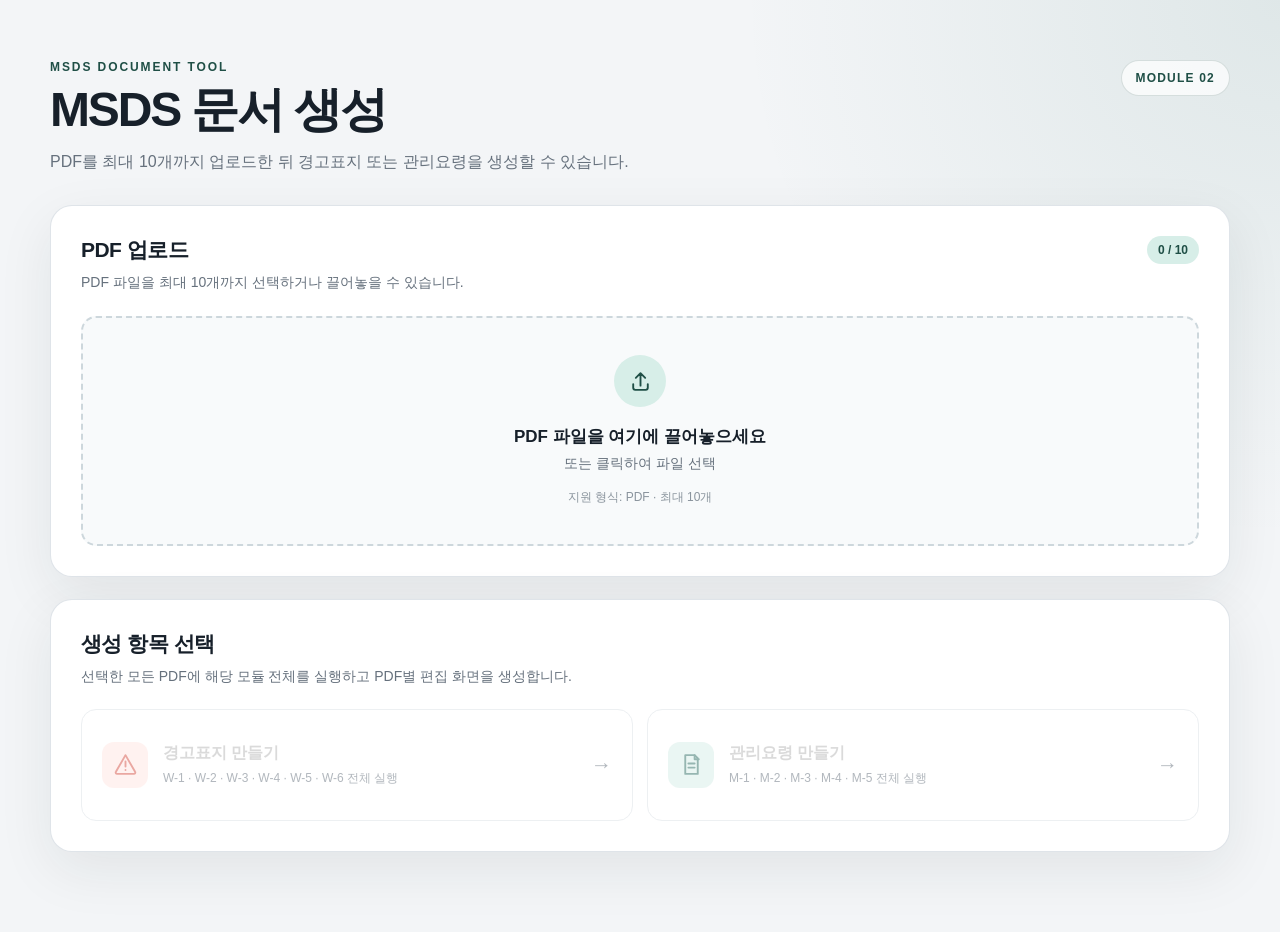
<file: app/index.html>
<!DOCTYPE html>
<html lang="ko">
<head>
  <meta charset="UTF-8" />
  <meta name="viewport" content="width=device-width, initial-scale=1.0" />
  <meta name="description" content="MSDS PDF를 업로드하여 경고표지와 관리요령을 생성·편집·저장·인쇄하는 웹앱" />
  <title>MSDS 문서 생성</title>
  <link rel="stylesheet" href="styles.css?v=20260805-3" />
</head>
<body>
  <main class="app-shell">
    <div id="uploadView">
      <header class="page-header">
        <div>
          <p class="eyebrow">MSDS DOCUMENT TOOL</p>
          <h1>MSDS 문서 생성</h1>
          <p class="subtitle">PDF를 최대 10개까지 업로드한 뒤 경고표지 또는 관리요령을 생성할 수 있습니다.</p>
        </div>
        <div class="step-badge">MODULE 02</div>
      </header>

      <section class="upload-card" aria-labelledby="upload-title">
        <div class="section-heading">
          <div>
            <h2 id="upload-title">PDF 업로드</h2>
            <p>PDF 파일을 최대 10개까지 선택하거나 끌어놓을 수 있습니다.</p>
          </div>
          <span id="fileCounter" class="counter">0 / 10</span>
        </div>

        <input id="pdfInput" class="visually-hidden" type="file" accept="application/pdf,.pdf" multiple />
        <label id="dropZone" class="drop-zone" for="pdfInput" tabindex="0">
          <span class="upload-icon" aria-hidden="true">
            <svg viewBox="0 0 24 24"><path d="M12 16V4m0 0L7.5 8.5M12 4l4.5 4.5M5 14.5V18a2 2 0 0 0 2 2h10a2 2 0 0 0 2-2v-3.5" /></svg>
          </span>
          <strong>PDF 파일을 여기에 끌어놓으세요</strong>
          <span>또는 클릭하여 파일 선택</span>
          <small>지원 형식: PDF · 최대 10개</small>
        </label>

        <div id="message" class="message" role="status" aria-live="polite"></div>
        <div id="fileArea" class="file-area" hidden>
          <div class="file-list-header">
            <h3>선택된 파일</h3>
            <button id="clearAllButton" class="text-button" type="button">전체 삭제</button>
          </div>
          <ul id="fileList" class="file-list"></ul>
        </div>
      </section>

      <section class="action-section" aria-labelledby="action-title">
        <div class="section-heading compact">
          <div>
            <h2 id="action-title">생성 항목 선택</h2>
            <p>선택한 모든 PDF에 해당 모듈 전체를 실행하고 PDF별 편집 화면을 생성합니다.</p>
          </div>
        </div>
        <div class="action-grid">
          <button id="warningButton" class="action-card warning" type="button" disabled>
            <span class="action-icon" aria-hidden="true">
              <svg viewBox="0 0 24 24"><path d="M12 3 2.8 19a1.3 1.3 0 0 0 1.13 2h16.14a1.3 1.3 0 0 0 1.13-2L12 3Z" /><path d="M12 9v5m0 3.25v.01" /></svg>
            </span>
            <span class="action-copy">
              <strong>경고표지 만들기</strong>
              <small>W-1 · W-2 · W-3 · W-4 · W-5 · W-6 전체 실행</small>
            </span>
            <span class="arrow" aria-hidden="true">→</span>
          </button>

          <button id="guideButton" class="action-card guide" type="button" disabled>
            <span class="action-icon" aria-hidden="true">
              <svg viewBox="0 0 24 24"><path d="M6 3h9l3 3v15H6z" /><path d="M15 3v4h4M9 11h6M9 15h6" /></svg>
            </span>
            <span class="action-copy">
              <strong>관리요령 만들기</strong>
              <small>M-1 · M-2 · M-3 · M-4 · M-5 전체 실행</small>
            </span>
            <span class="arrow" aria-hidden="true">→</span>
          </button>
        </div>
      </section>

      <section id="processPanel" class="process-panel" hidden aria-live="polite">
        <span class="spinner" aria-hidden="true"></span>
        <div>
          <strong id="processTitle">모듈을 실행하고 있습니다.</strong>
          <p id="processDescription">PDF별 결과를 준비하는 중입니다.</p>
        </div>
      </section>
    </div>

    <div id="editorView" hidden>
      <header class="editor-header no-print">
        <div>
          <p id="editorEyebrow" class="eyebrow">DOCUMENT EDITOR</p>
          <h1 id="editorTitle">결과 편집</h1>
          <p id="editorSubtitle" class="subtitle">자동 생성 결과를 검토하고 필요한 부분을 수정하세요.</p>
        </div>
        <div class="step-badge">EDIT &amp; OUTPUT</div>
      </header>

      <section class="editor-toolbar no-print" aria-label="문서 작업 메뉴">
        <button id="backButton" class="secondary-button" type="button">이전 페이지</button>
        <div class="toolbar-right">
          <button id="saveButton" class="primary-button" type="button">PDF 저장</button>
          <button id="printButton" class="dark-button" type="button">인쇄</button>
        </div>
      </section>

      <div id="editorMessage" class="message no-print" role="status" aria-live="polite"></div>
      <section class="result-section" aria-labelledby="resultTitle">
        <div class="result-heading no-print">
          <div>
            <h2 id="resultTitle">PDF별 결과</h2>
            <p id="resultSummary" class="result-summary"></p>
          </div>
        </div>
        <div id="resultList" class="result-list"></div>
      </section>
    </div>
  </main>

  <template id="warningEditorTemplate">
    <article class="editor-card">
      <div class="result-card-header no-print">
        <div>
          <span class="result-status"></span>
          <h3 class="result-file-name"></h3>
          <p class="result-error" hidden></p>
        </div>
        <span class="result-page-count"></span>
      </div>

      <div class="module-progress no-print" aria-label="모듈 실행 상태"></div>

      <div class="editor-layout">
        <form class="module-form no-print" autocomplete="off">
          <label class="module-input wide">
            <span><b>W-1</b> 제품명</span>
            <textarea data-field="product_name" rows="2" placeholder="제품명을 입력하세요."></textarea>
          </label>

          <label class="module-input">
            <span><b>W-2</b> 그림문자</span>
            <textarea data-field="pictograms" rows="4" placeholder="그림문자 명칭 또는 코드를 줄 단위로 입력하세요."></textarea>
            <div class="pictogram-picker" aria-label="그림문자 선택"></div>
          </label>

          <label class="module-input">
            <span><b>W-3</b> 신호어</span>
            <textarea data-field="signal_word" rows="4" placeholder="신호어를 입력하세요."></textarea>
          </label>

          <label class="module-input wide">
            <span><b>W-4</b> 유해·위험 문구</span>
            <textarea data-field="hazard_statements" rows="8" placeholder="유해·위험 문구를 입력하세요."></textarea>
          </label>

          <label class="module-input wide">
            <span><b>W-5</b> 예방조치 문구</span>
            <textarea data-field="precautionary_statements" rows="10" placeholder="예방조치 문구를 입력하세요."></textarea>
          </label>

          <label class="module-input wide">
            <span><b>W-6</b> 공급자 정보</span>
            <textarea data-field="supplier_information" rows="5" placeholder="공급자명과 긴급전화번호 등을 입력하세요."></textarea>
          </label>
        </form>

        <section class="print-sheet" aria-label="최종 경고표지 미리보기">
          <div class="print-sheet-heading no-print">최종 경고표지 미리보기</div>
          <div class="warning-title">경고표지</div>
          <div class="warning-product preview-product_name"></div>
          <div class="warning-grid">
            <section class="warning-block pictogram-block">
              <h4>그림문자</h4>
              <div class="preview-pictogram-images"></div>
              <div class="preview-text preview-pictograms"></div>
            </section>
            <section class="warning-block signal-block">
              <h4>신호어</h4>
              <div class="preview-text preview-signal_word emphasized"></div>
            </section>
            <section class="warning-block full">
              <h4>유해·위험 문구</h4>
              <div class="preview-text preview-hazard_statements"></div>
            </section>
            <section class="warning-block full">
              <h4>예방조치 문구</h4>
              <div class="preview-text preview-precautionary_statements"></div>
            </section>
            <section class="warning-block full supplier-preview">
              <h4>공급자 정보</h4>
              <div class="preview-text preview-supplier_information"></div>
            </section>
          </div>
          <div class="print-source"></div>
        </section>
      </div>
    </article>
  </template>

  <template id="managementEditorTemplate">
    <article class="editor-card">
      <div class="result-card-header no-print">
        <div>
          <span class="result-status"></span>
          <h3 class="result-file-name"></h3>
          <p class="result-error" hidden></p>
        </div>
        <span class="result-page-count"></span>
      </div>

      <div class="module-progress no-print" aria-label="모듈 실행 상태"></div>

      <div class="editor-layout management-layout">
        <form class="module-form management-form no-print" autocomplete="off">
          <label class="module-input wide work-name-input">
            <span><b>이 PDF의 작업명 (파일별 필수)</b></span>
            <input data-field="work_name" type="text" maxlength="200" placeholder="위에 표시된 PDF의 작업명을 입력하세요." autocomplete="off" required />
            <small>각 PDF 카드마다 서로 다른 작업명을 입력할 수 있습니다. 비어 있으면 저장과 인쇄가 차단됩니다.</small>
          </label>

          <label class="module-input wide">
            <span><b>M-1</b> 제품명</span>
            <textarea data-field="product_name" rows="2" placeholder="제품명을 입력하세요."></textarea>
          </label>

          <label class="module-input wide">
            <span><b>M-2</b> 건강 및 환경 유해성·물리적 위험성</span>
            <textarea data-field="hazard_risk_summary" rows="9" placeholder="건강·환경 유해성 및 물리적 위험성 내용을 입력하세요."></textarea>
          </label>

          <label class="module-input wide">
            <span><b>M-3</b> 안전 및 보건상의 취급주의 사항</span>
            <textarea data-field="safe_handling_precautions" rows="10" placeholder="취급·저장 및 안전보건상 주의사항을 입력하세요."></textarea>
          </label>

          <label class="module-input wide">
            <span><b>M-4</b> 적절한 보호구</span>
            <textarea data-field="personal_protective_equipment" rows="4" placeholder="보호구 명칭만 입력하세요. 예: 방독마스크, 보안경, 보호장갑"></textarea>
          </label>

          <label class="module-input wide">
            <span><b>M-5</b> 응급조치 요령 및 사고 시 대처방법</span>
            <textarea data-field="emergency_response" rows="12" placeholder="응급조치, 화재 및 누출 사고 시 대처방법을 입력하세요."></textarea>
          </label>
        </form>

        <section class="print-sheet" aria-label="최종 관리요령 미리보기">
          <div class="print-sheet-heading no-print">최종 관리요령 미리보기</div>
          <div class="management-title">관리요령</div>
          <div class="management-work-name">
            <span>작업명</span>
            <strong class="preview-work-name"></strong>
          </div>
          <div class="management-grid">
            <section class="management-block">
              <h4>M-1 제품명</h4>
              <div class="preview-text preview-product_name"></div>
            </section>
            <section class="management-block">
              <h4>M-2 건강 및 환경 유해성·물리적 위험성</h4>
              <div class="preview-text preview-hazard_risk_summary"></div>
            </section>
            <section class="management-block">
              <h4>M-3 안전 및 보건상의 취급주의 사항</h4>
              <div class="preview-text preview-safe_handling_precautions"></div>
            </section>
            <section class="management-block">
              <h4>M-4 적절한 보호구</h4>
              <div class="preview-text preview-personal_protective_equipment"></div>
            </section>
            <section class="management-block">
              <h4>M-5 응급조치 요령 및 사고 시 대처방법</h4>
              <div class="preview-text preview-emergency_response"></div>
            </section>
          </div>
          <div class="print-source"></div>
        </section>
      </div>
    </article>
  </template>

  <script src="app.js?v=20260805-5"></script>
</body>
</html>
</file>
<file: app/styles.css>
:root {
  --background: #f3f5f7;
  --surface: #ffffff;
  --surface-soft: #f8fafb;
  --text: #17202a;
  --muted: #66717d;
  --line: #dce2e7;
  --primary: #1f4f46;
  --primary-hover: #173f38;
  --accent: #d7eee8;
  --warning: #d75245;
  --warning-soft: #fff3f1;
  --guide: #2f6f65;
  --guide-soft: #eff8f5;
  --danger: #b42318;
  --shadow: 0 18px 55px rgba(23, 32, 42, 0.08);
  --radius-lg: 22px;
  --radius-md: 15px;
  --radius-sm: 10px;
}

* { box-sizing: border-box; }

[hidden] { display: none !important; }

body {
  margin: 0;
  min-width: 320px;
  min-height: 100vh;
  background: radial-gradient(circle at top right, rgba(47, 111, 101, 0.10), transparent 34%), var(--background);
  color: var(--text);
  font-family: Pretendard, "Noto Sans KR", "Apple SD Gothic Neo", Arial, sans-serif;
}

button, input, textarea { font: inherit; }
button { cursor: pointer; }
button:disabled { cursor: not-allowed; opacity: 0.5; }

.app-shell {
  width: min(1180px, calc(100% - 40px));
  margin: 0 auto;
  padding: 60px 0 80px;
}

.page-header, .editor-header {
  display: flex;
  align-items: flex-start;
  justify-content: space-between;
  gap: 32px;
  margin-bottom: 30px;
}

.eyebrow {
  margin: 0 0 10px;
  color: var(--primary);
  font-size: 12px;
  font-weight: 800;
  letter-spacing: 0.16em;
}

h1, h2, h3, h4, p { margin-top: 0; }
h1 { margin-bottom: 12px; font-size: clamp(32px, 4vw, 48px); letter-spacing: -0.045em; line-height: 1.1; }
.subtitle { max-width: 760px; margin-bottom: 0; color: var(--muted); font-size: 16px; line-height: 1.65; }

.step-badge {
  flex: 0 0 auto;
  border: 1px solid rgba(31, 79, 70, 0.16);
  border-radius: 999px;
  background: rgba(255, 255, 255, 0.72);
  color: var(--primary);
  padding: 10px 14px;
  font-size: 12px;
  font-weight: 800;
  letter-spacing: 0.1em;
}

.upload-card, .action-section, .process-panel, .result-section, .editor-toolbar {
  border: 1px solid rgba(220, 226, 231, 0.9);
  border-radius: var(--radius-lg);
  background: var(--surface);
  box-shadow: var(--shadow);
}

.upload-card, .action-section, .result-section { padding: 30px; }
.action-section, .process-panel, .result-section { margin-top: 22px; }

.section-heading, .result-heading {
  display: flex;
  align-items: flex-start;
  justify-content: space-between;
  gap: 24px;
  margin-bottom: 22px;
}

.section-heading h2, .result-heading h2 { margin-bottom: 7px; font-size: 21px; letter-spacing: -0.025em; }
.section-heading p, .result-heading p { margin-bottom: 0; color: var(--muted); font-size: 14px; line-height: 1.6; }
.counter { border-radius: 999px; background: var(--accent); color: var(--primary); padding: 7px 11px; font-size: 12px; font-weight: 800; }

.drop-zone {
  display: flex;
  min-height: 230px;
  align-items: center;
  justify-content: center;
  flex-direction: column;
  border: 2px dashed #cdd7dc;
  border-radius: var(--radius-md);
  background: var(--surface-soft);
  padding: 34px;
  text-align: center;
  transition: 160ms ease;
}

.drop-zone:hover, .drop-zone.is-dragging { border-color: var(--primary); background: #f1f8f6; transform: translateY(-1px); }
.upload-icon { display: grid; width: 52px; height: 52px; place-items: center; border-radius: 50%; background: var(--accent); color: var(--primary); margin-bottom: 18px; }
.upload-icon svg, .action-icon svg { width: 25px; height: 25px; fill: none; stroke: currentColor; stroke-width: 1.8; stroke-linecap: round; stroke-linejoin: round; }
.drop-zone strong { margin-bottom: 7px; font-size: 17px; }
.drop-zone > span:not(.upload-icon) { color: var(--muted); font-size: 14px; }
.drop-zone small { margin-top: 16px; color: #8a949d; font-size: 12px; }

.message { display: none; margin-top: 14px; border-radius: var(--radius-sm); padding: 12px 14px; font-size: 13px; line-height: 1.5; }
.message.is-visible { display: block; }
.message.error { background: #fff0ee; color: var(--danger); }
.message.success { background: #edf8f4; color: #176b59; }

.file-area { margin-top: 26px; }
.file-list-header { display: flex; align-items: center; justify-content: space-between; margin-bottom: 12px; }
.file-list-header h3 { margin-bottom: 0; font-size: 15px; }
.text-button { border: 0; background: transparent; color: var(--muted); padding: 5px 0; font-size: 13px; font-weight: 700; }
.text-button:hover { color: var(--danger); }
.file-list { display: grid; gap: 9px; margin: 0; padding: 0; list-style: none; }
.file-item { display: flex; align-items: center; gap: 12px; min-width: 0; border: 1px solid var(--line); border-radius: var(--radius-sm); background: var(--surface-soft); padding: 12px 13px; }
.pdf-chip { flex: 0 0 auto; border-radius: 7px; background: #ffe7e3; color: #a73329; padding: 5px 7px; font-size: 10px; font-weight: 900; }
.file-info { min-width: 0; flex: 1; }
.file-work-name { display: grid; width: min(340px, 38vw); gap: 5px; }
.file-work-name span { color: var(--primary); font-size: 11px; font-weight: 800; }
.file-work-name input { width: 100%; border: 1px solid #bdcbc7; border-radius: 8px; background: white; padding: 9px 10px; color: var(--text); }
.file-work-name input:focus { outline: 3px solid rgba(31, 79, 70, 0.12); border-color: var(--primary); }
.file-name { overflow: hidden; margin-bottom: 3px; font-size: 14px; font-weight: 700; text-overflow: ellipsis; white-space: nowrap; }
.file-size { color: var(--muted); font-size: 12px; }
.remove-button { display: grid; width: 32px; height: 32px; place-items: center; border: 0; border-radius: 8px; background: transparent; color: #7a858e; font-size: 20px; }
.remove-button:hover { background: #f0e7e5; color: var(--danger); }

.action-grid { display: grid; grid-template-columns: repeat(2, minmax(0, 1fr)); gap: 14px; }
.action-card { display: flex; align-items: center; gap: 15px; min-height: 112px; border: 1px solid var(--line); border-radius: var(--radius-md); background: var(--surface); padding: 20px; text-align: left; transition: 160ms ease; }
.action-card:not(:disabled):hover { transform: translateY(-2px); box-shadow: 0 14px 30px rgba(23, 32, 42, 0.09); }
.action-card.warning:not(:disabled):hover { border-color: rgba(215, 82, 69, 0.5); background: var(--warning-soft); }
.action-card.guide:not(:disabled):hover { border-color: rgba(47, 111, 101, 0.5); background: var(--guide-soft); }
.action-icon { display: grid; width: 46px; height: 46px; flex: 0 0 auto; place-items: center; border-radius: 12px; }
.warning .action-icon { background: #ffe7e3; color: var(--warning); }
.guide .action-icon { background: var(--accent); color: var(--guide); }
.action-copy { display: flex; min-width: 0; flex: 1; flex-direction: column; gap: 5px; }
.action-copy strong { font-size: 16px; }
.action-copy small { color: var(--muted); font-size: 12px; line-height: 1.5; }
.arrow { color: var(--muted); font-size: 21px; }

.process-panel { display: flex; align-items: center; gap: 16px; padding: 20px 24px; }
.process-panel strong { display: block; margin-bottom: 5px; font-size: 14px; }
.process-panel p { margin-bottom: 0; color: var(--muted); font-size: 13px; }
.spinner { width: 28px; height: 28px; border: 3px solid #dce8e5; border-top-color: var(--primary); border-radius: 50%; animation: spin 850ms linear infinite; }
@keyframes spin { to { transform: rotate(360deg); } }

.editor-toolbar { display: flex; align-items: center; justify-content: space-between; gap: 16px; position: sticky; top: 12px; z-index: 10; padding: 14px 16px; }
.toolbar-right { display: flex; gap: 10px; }
.primary-button, .secondary-button, .dark-button { min-height: 42px; border-radius: 10px; padding: 10px 18px; font-size: 14px; font-weight: 800; }
.primary-button { border: 1px solid var(--primary); background: var(--primary); color: white; }
.primary-button:hover { background: var(--primary-hover); }
.secondary-button { border: 1px solid var(--line); background: white; color: var(--text); }
.secondary-button:hover { background: var(--surface-soft); }
.dark-button { border: 1px solid #17202a; background: #17202a; color: white; }
.dark-button:hover { background: #05090c; }

.result-summary { margin-bottom: 0; color: var(--muted); font-size: 14px; }
.result-list { display: grid; gap: 26px; }
.editor-card { overflow: hidden; border: 1px solid var(--line); border-radius: var(--radius-md); background: var(--surface); }
.result-card-header { display: flex; align-items: flex-start; justify-content: space-between; gap: 20px; border-bottom: 1px solid var(--line); background: var(--surface-soft); padding: 18px 20px; }
.result-card-header h3 { margin: 7px 0 0; font-size: 16px; word-break: break-all; }
.result-page-count { color: var(--muted); font-size: 12px; }
.result-status { display: inline-flex; border-radius: 999px; padding: 5px 8px; font-size: 11px; font-weight: 800; }
.result-status.success { background: #e8f6f1; color: #176b59; }
.result-status.error { background: #fff0ee; color: var(--danger); }
.result-error { max-width: 780px; margin: 9px 0 0; color: var(--danger); font-size: 12px; line-height: 1.55; }

.module-progress { display: flex; flex-wrap: wrap; gap: 7px; border-bottom: 1px solid var(--line); padding: 12px 20px; }
.module-chip { border-radius: 999px; padding: 6px 9px; font-size: 11px; font-weight: 800; }
.module-chip.matched { background: #e8f6f1; color: #176b59; }
.module-chip.missing { background: #fff7df; color: #8a5b00; }
.module-chip.failed { background: #fff0ee; color: var(--danger); }

.editor-layout { display: grid; grid-template-columns: minmax(0, 1.05fr) minmax(380px, 0.95fr); gap: 22px; padding: 22px; align-items: start; }
.module-form { display: grid; grid-template-columns: repeat(2, minmax(0, 1fr)); gap: 15px; }
.module-input { display: flex; min-width: 0; flex-direction: column; gap: 8px; }
.module-input.wide { grid-column: 1 / -1; }
.module-input > span { color: #36424d; font-size: 13px; font-weight: 700; }
.module-input b { display: inline-block; min-width: 34px; color: var(--primary); }
.module-input textarea { width: 100%; min-height: 54px; resize: vertical; overflow: hidden; border: 1px solid #cfd8de; border-radius: 10px; background: white; color: var(--text); padding: 12px 13px; font-size: 13px; line-height: 1.65; }
.module-input textarea:focus { outline: 3px solid rgba(31, 79, 70, 0.12); border-color: var(--primary); }
.pictogram-picker { display: grid; grid-template-columns: repeat(3, minmax(0, 1fr)); gap: 7px; }
.pictogram-choice { display: flex; min-width: 0; align-items: center; gap: 5px; border: 1px solid var(--line); border-radius: 8px; padding: 5px; cursor: pointer; }
.pictogram-choice img { width: 32px; height: 32px; object-fit: contain; }
.pictogram-choice span { overflow: hidden; font-size: 9px; text-overflow: ellipsis; white-space: nowrap; }
.preview-pictogram-images { display: flex; flex-wrap: wrap; justify-content: center; gap: 7px; padding: 9px 9px 0; }
.preview-pictogram-images:empty { display: none; }
.preview-pictogram-images img { width: 62px; height: 62px; object-fit: contain; }

.print-sheet { overflow: hidden; border: 3px solid #111; background: white; color: #111; }
.print-sheet-heading { border-bottom: 1px solid var(--line); background: var(--surface-soft); color: var(--muted); padding: 10px 14px; font-size: 12px; font-weight: 800; }
.warning-title { border-bottom: 3px solid #111; padding: 12px; text-align: center; font-size: 24px; font-weight: 900; letter-spacing: 0.04em; }
.warning-product { min-height: 64px; border-bottom: 2px solid #111; padding: 15px; text-align: center; white-space: pre-wrap; font-size: 20px; font-weight: 900; }
.warning-grid { display: grid; grid-template-columns: 1fr 1fr; }
.warning-block { min-width: 0; border-right: 1px solid #111; border-bottom: 1px solid #111; }
.warning-block:nth-child(2) { border-right: 0; }
.warning-block.full { grid-column: 1 / -1; border-right: 0; }
.warning-block:last-child { border-bottom: 0; }
.warning-block h4 { margin: 0; border-bottom: 1px solid #111; background: #f2f2f2; padding: 8px 10px; font-size: 12px; }
.preview-text { min-height: 62px; padding: 10px; white-space: pre-wrap; word-break: break-word; font-size: 12px; line-height: 1.55; }
.preview-text.emphasized { display: flex; min-height: 62px; align-items: center; justify-content: center; font-size: 18px; font-weight: 900; text-align: center; }
.preview-empty { color: #8d9499; font-style: italic; }
.supplier-preview .preview-text { min-height: 50px; }
.print-source { border-top: 1px solid #111; padding: 7px 10px; color: #444; font-size: 9px; text-align: right; }

.visually-hidden { position: absolute; width: 1px; height: 1px; overflow: hidden; clip: rect(0, 0, 0, 0); white-space: nowrap; clip-path: inset(50%); }

@media (max-width: 900px) {
  .editor-layout { grid-template-columns: 1fr; }
  .print-sheet { max-width: 680px; }
}

@media (max-width: 720px) {
  .app-shell { width: min(100% - 24px, 1180px); padding: 36px 0 56px; }
  .step-badge { display: none; }
  .upload-card, .action-section, .result-section { padding: 20px; }
  .drop-zone { min-height: 205px; padding: 25px 18px; }
  .action-grid, .module-form { grid-template-columns: 1fr; }
  .module-input.wide { grid-column: auto; }
  .editor-layout { padding: 15px; }
  .editor-toolbar { top: 6px; }
  .toolbar-right { flex: 1; justify-content: flex-end; }
  .primary-button, .secondary-button, .dark-button { padding: 9px 12px; }
  .file-item { align-items: flex-start; flex-wrap: wrap; }
  .file-work-name { order: 3; width: calc(100% - 44px); margin-left: 38px; }
}

@page { size: A4 portrait; margin: 12mm; }

@media print {
  body { background: white; }
  .app-shell { width: 100%; padding: 0; }
  .no-print, #uploadView { display: none !important; }
  #editorView, .result-section, .result-list { display: block !important; }
  .result-section { margin: 0; border: 0; border-radius: 0; box-shadow: none; padding: 0; }
  .editor-card { overflow: visible; border: 0; border-radius: 0; break-after: page; page-break-after: always; }
  .editor-card:last-child { break-after: auto; page-break-after: auto; }
  .editor-layout { display: block; padding: 0; }
  .print-sheet { width: 100%; max-width: none; border: 3px solid #000; break-inside: avoid; page-break-inside: avoid; }
  .warning-title { font-size: 25px; }
  .warning-product { font-size: 22px; }
  .preview-text { font-size: 12px; }
}

.work-name-input > span b {
  margin-left: 6px;
  border-radius: 999px;
  background: #ffe5e1;
  color: var(--danger);
  padding: 3px 7px;
  font-size: 10px;
  letter-spacing: 0.04em;
}

.work-name-input input {
  width: 100%;
  min-height: 48px;
  border: 1px solid #bdcbc7;
  border-radius: 10px;
  background: white;
  color: var(--text);
  padding: 11px 13px;
  font-size: 15px;
}

.work-name-input input:focus {
  outline: 3px solid rgba(31, 79, 70, 0.12);
  border-color: var(--primary);
}

.work-name-input small {
  color: var(--muted);
  font-size: 12px;
}

.management-layout {
  grid-template-columns: minmax(0, 1.05fr) minmax(400px, 0.95fr);
}

.management-form {
  grid-template-columns: 1fr;
}

.management-title {
  border-bottom: 3px solid #111;
  padding: 13px;
  text-align: center;
  font-size: 23px;
  font-weight: 900;
  letter-spacing: 0.035em;
}

.management-work-name {
  display: grid;
  grid-template-columns: 92px 1fr;
  min-height: 54px;
  border-bottom: 2px solid #111;
}

.management-work-name > span {
  display: flex;
  align-items: center;
  justify-content: center;
  border-right: 1px solid #111;
  background: #f2f2f2;
  padding: 10px;
  font-size: 13px;
  font-weight: 900;
}

.management-work-name > strong {
  display: flex;
  align-items: center;
  padding: 11px 13px;
  white-space: pre-wrap;
  word-break: break-word;
  font-size: 15px;
}

.management-grid {
  display: block;
}

.management-block {
  border-bottom: 1px solid #111;
}

.management-block:last-child {
  border-bottom: 0;
}

.management-block h4 {
  margin: 0;
  border-bottom: 1px solid #111;
  background: #f2f2f2;
  padding: 8px 10px;
  font-size: 12px;
}

.management-block .preview-text {
  min-height: 72px;
}

.management-block:first-child .preview-text {
  min-height: 48px;
  font-weight: 800;
}

@media (max-width: 900px) {
  .management-layout { grid-template-columns: 1fr; }
}

@media (max-width: 720px) {
  .management-work-name { grid-template-columns: 74px 1fr; }
}

@media print {
  .management-title { font-size: 24px; }
  .management-work-name > strong { font-size: 14px; }
  .management-block .preview-text { min-height: 54px; font-size: 11px; line-height: 1.45; }
}
</file>
<file: netlify/styles.css>
:root {
  --background: #f3f5f7;
  --surface: #ffffff;
  --surface-soft: #f8fafb;
  --text: #17202a;
  --muted: #66717d;
  --line: #dce2e7;
  --primary: #1f4f46;
  --primary-hover: #173f38;
  --accent: #d7eee8;
  --warning: #d75245;
  --warning-soft: #fff3f1;
  --guide: #2f6f65;
  --guide-soft: #eff8f5;
  --danger: #b42318;
  --shadow: 0 18px 55px rgba(23, 32, 42, 0.08);
  --radius-lg: 22px;
  --radius-md: 15px;
  --radius-sm: 10px;
}

* { box-sizing: border-box; }

[hidden] { display: none !important; }

body {
  margin: 0;
  min-width: 320px;
  min-height: 100vh;
  background: radial-gradient(circle at top right, rgba(47, 111, 101, 0.10), transparent 34%), var(--background);
  color: var(--text);
  font-family: Pretendard, "Noto Sans KR", "Apple SD Gothic Neo", Arial, sans-serif;
}

button, input, textarea { font: inherit; }
button { cursor: pointer; }
button:disabled { cursor: not-allowed; opacity: 0.5; }

.app-shell {
  width: min(1180px, calc(100% - 40px));
  margin: 0 auto;
  padding: 60px 0 80px;
}

.page-header, .editor-header {
  display: flex;
  align-items: flex-start;
  justify-content: space-between;
  gap: 32px;
  margin-bottom: 30px;
}

.eyebrow {
  margin: 0 0 10px;
  color: var(--primary);
  font-size: 12px;
  font-weight: 800;
  letter-spacing: 0.16em;
}

h1, h2, h3, h4, p { margin-top: 0; }
h1 { margin-bottom: 12px; font-size: clamp(32px, 4vw, 48px); letter-spacing: -0.045em; line-height: 1.1; }
.subtitle { max-width: 760px; margin-bottom: 0; color: var(--muted); font-size: 16px; line-height: 1.65; }

.step-badge {
  flex: 0 0 auto;
  border: 1px solid rgba(31, 79, 70, 0.16);
  border-radius: 999px;
  background: rgba(255, 255, 255, 0.72);
  color: var(--primary);
  padding: 10px 14px;
  font-size: 12px;
  font-weight: 800;
  letter-spacing: 0.1em;
}

.upload-card, .action-section, .process-panel, .result-section, .editor-toolbar {
  border: 1px solid rgba(220, 226, 231, 0.9);
  border-radius: var(--radius-lg);
  background: var(--surface);
  box-shadow: var(--shadow);
}

.upload-card, .action-section, .result-section { padding: 30px; }
.action-section, .process-panel, .result-section { margin-top: 22px; }

.section-heading, .result-heading {
  display: flex;
  align-items: flex-start;
  justify-content: space-between;
  gap: 24px;
  margin-bottom: 22px;
}

.section-heading h2, .result-heading h2 { margin-bottom: 7px; font-size: 21px; letter-spacing: -0.025em; }
.section-heading p, .result-heading p { margin-bottom: 0; color: var(--muted); font-size: 14px; line-height: 1.6; }
.counter { border-radius: 999px; background: var(--accent); color: var(--primary); padding: 7px 11px; font-size: 12px; font-weight: 800; }

.drop-zone {
  display: flex;
  min-height: 230px;
  align-items: center;
  justify-content: center;
  flex-direction: column;
  border: 2px dashed #cdd7dc;
  border-radius: var(--radius-md);
  background: var(--surface-soft);
  padding: 34px;
  text-align: center;
  transition: 160ms ease;
}

.drop-zone:hover, .drop-zone.is-dragging { border-color: var(--primary); background: #f1f8f6; transform: translateY(-1px); }
.upload-icon { display: grid; width: 52px; height: 52px; place-items: center; border-radius: 50%; background: var(--accent); color: var(--primary); margin-bottom: 18px; }
.upload-icon svg, .action-icon svg { width: 25px; height: 25px; fill: none; stroke: currentColor; stroke-width: 1.8; stroke-linecap: round; stroke-linejoin: round; }
.drop-zone strong { margin-bottom: 7px; font-size: 17px; }
.drop-zone > span:not(.upload-icon) { color: var(--muted); font-size: 14px; }
.drop-zone small { margin-top: 16px; color: #8a949d; font-size: 12px; }

.message { display: none; margin-top: 14px; border-radius: var(--radius-sm); padding: 12px 14px; font-size: 13px; line-height: 1.5; }
.message.is-visible { display: block; }
.message.error { background: #fff0ee; color: var(--danger); }
.message.success { background: #edf8f4; color: #176b59; }

.file-area { margin-top: 26px; }
.file-list-header { display: flex; align-items: center; justify-content: space-between; margin-bottom: 12px; }
.file-list-header h3 { margin-bottom: 0; font-size: 15px; }
.text-button { border: 0; background: transparent; color: var(--muted); padding: 5px 0; font-size: 13px; font-weight: 700; }
.text-button:hover { color: var(--danger); }
.file-list { display: grid; gap: 9px; margin: 0; padding: 0; list-style: none; }
.file-item { display: flex; align-items: center; gap: 12px; min-width: 0; border: 1px solid var(--line); border-radius: var(--radius-sm); background: var(--surface-soft); padding: 12px 13px; }
.pdf-chip { flex: 0 0 auto; border-radius: 7px; background: #ffe7e3; color: #a73329; padding: 5px 7px; font-size: 10px; font-weight: 900; }
.file-info { min-width: 0; flex: 1; }
.file-work-name { display: grid; width: min(340px, 38vw); gap: 5px; }
.file-work-name span { color: var(--primary); font-size: 11px; font-weight: 800; }
.file-work-name input { width: 100%; border: 1px solid #bdcbc7; border-radius: 8px; background: white; padding: 9px 10px; color: var(--text); }
.file-work-name input:focus { outline: 3px solid rgba(31, 79, 70, 0.12); border-color: var(--primary); }
.file-name { overflow: hidden; margin-bottom: 3px; font-size: 14px; font-weight: 700; text-overflow: ellipsis; white-space: nowrap; }
.file-size { color: var(--muted); font-size: 12px; }
.remove-button { display: grid; width: 32px; height: 32px; place-items: center; border: 0; border-radius: 8px; background: transparent; color: #7a858e; font-size: 20px; }
.remove-button:hover { background: #f0e7e5; color: var(--danger); }

.action-grid { display: grid; grid-template-columns: repeat(2, minmax(0, 1fr)); gap: 14px; }
.action-card { display: flex; align-items: center; gap: 15px; min-height: 112px; border: 1px solid var(--line); border-radius: var(--radius-md); background: var(--surface); padding: 20px; text-align: left; transition: 160ms ease; }
.action-card:not(:disabled):hover { transform: translateY(-2px); box-shadow: 0 14px 30px rgba(23, 32, 42, 0.09); }
.action-card.warning:not(:disabled):hover { border-color: rgba(215, 82, 69, 0.5); background: var(--warning-soft); }
.action-card.guide:not(:disabled):hover { border-color: rgba(47, 111, 101, 0.5); background: var(--guide-soft); }
.action-icon { display: grid; width: 46px; height: 46px; flex: 0 0 auto; place-items: center; border-radius: 12px; }
.warning .action-icon { background: #ffe7e3; color: var(--warning); }
.guide .action-icon { background: var(--accent); color: var(--guide); }
.action-copy { display: flex; min-width: 0; flex: 1; flex-direction: column; gap: 5px; }
.action-copy strong { font-size: 16px; }
.action-copy small { color: var(--muted); font-size: 12px; line-height: 1.5; }
.arrow { color: var(--muted); font-size: 21px; }

.process-panel { display: flex; align-items: center; gap: 16px; padding: 20px 24px; }
.process-panel strong { display: block; margin-bottom: 5px; font-size: 14px; }
.process-panel p { margin-bottom: 0; color: var(--muted); font-size: 13px; }
.spinner { width: 28px; height: 28px; border: 3px solid #dce8e5; border-top-color: var(--primary); border-radius: 50%; animation: spin 850ms linear infinite; }
@keyframes spin { to { transform: rotate(360deg); } }

.editor-toolbar { display: flex; align-items: center; justify-content: space-between; gap: 16px; position: sticky; top: 12px; z-index: 10; padding: 14px 16px; }
.toolbar-right { display: flex; gap: 10px; }
.primary-button, .secondary-button, .dark-button { min-height: 42px; border-radius: 10px; padding: 10px 18px; font-size: 14px; font-weight: 800; }
.primary-button { border: 1px solid var(--primary); background: var(--primary); color: white; }
.primary-button:hover { background: var(--primary-hover); }
.secondary-button { border: 1px solid var(--line); background: white; color: var(--text); }
.secondary-button:hover { background: var(--surface-soft); }
.dark-button { border: 1px solid #17202a; background: #17202a; color: white; }
.dark-button:hover { background: #05090c; }

.result-summary { margin-bottom: 0; color: var(--muted); font-size: 14px; }
.result-list { display: grid; gap: 26px; }
.editor-card { overflow: hidden; border: 1px solid var(--line); border-radius: var(--radius-md); background: var(--surface); }
.result-card-header { display: flex; align-items: flex-start; justify-content: space-between; gap: 20px; border-bottom: 1px solid var(--line); background: var(--surface-soft); padding: 18px 20px; }
.result-card-header h3 { margin: 7px 0 0; font-size: 16px; word-break: break-all; }
.result-page-count { color: var(--muted); font-size: 12px; }
.result-status { display: inline-flex; border-radius: 999px; padding: 5px 8px; font-size: 11px; font-weight: 800; }
.result-status.success { background: #e8f6f1; color: #176b59; }
.result-status.error { background: #fff0ee; color: var(--danger); }
.result-error { max-width: 780px; margin: 9px 0 0; color: var(--danger); font-size: 12px; line-height: 1.55; }

.module-progress { display: flex; flex-wrap: wrap; gap: 7px; border-bottom: 1px solid var(--line); padding: 12px 20px; }
.module-chip { border-radius: 999px; padding: 6px 9px; font-size: 11px; font-weight: 800; }
.module-chip.matched { background: #e8f6f1; color: #176b59; }
.module-chip.missing { background: #fff7df; color: #8a5b00; }
.module-chip.failed { background: #fff0ee; color: var(--danger); }

.editor-layout { display: grid; grid-template-columns: minmax(0, 1.05fr) minmax(380px, 0.95fr); gap: 22px; padding: 22px; align-items: start; }
.module-form { display: grid; grid-template-columns: repeat(2, minmax(0, 1fr)); gap: 15px; }
.module-input { display: flex; min-width: 0; flex-direction: column; gap: 8px; }
.module-input.wide { grid-column: 1 / -1; }
.module-input > span { color: #36424d; font-size: 13px; font-weight: 700; }
.module-input b { display: inline-block; min-width: 34px; color: var(--primary); }
.module-input textarea { width: 100%; min-height: 54px; resize: vertical; overflow: hidden; border: 1px solid #cfd8de; border-radius: 10px; background: white; color: var(--text); padding: 12px 13px; font-size: 13px; line-height: 1.65; }
.module-input textarea:focus { outline: 3px solid rgba(31, 79, 70, 0.12); border-color: var(--primary); }
.pictogram-picker { display: grid; grid-template-columns: repeat(3, minmax(0, 1fr)); gap: 7px; }
.pictogram-choice { display: flex; min-width: 0; align-items: center; gap: 5px; border: 1px solid var(--line); border-radius: 8px; padding: 5px; cursor: pointer; }
.pictogram-choice img { width: 32px; height: 32px; object-fit: contain; }
.pictogram-choice span { overflow: hidden; font-size: 9px; text-overflow: ellipsis; white-space: nowrap; }
.preview-pictogram-images { display: flex; flex-wrap: wrap; justify-content: center; gap: 7px; padding: 9px 9px 0; }
.preview-pictogram-images:empty { display: none; }
.preview-pictogram-images img { width: 62px; height: 62px; object-fit: contain; }

.print-sheet { overflow: hidden; border: 3px solid #111; background: white; color: #111; }
.print-sheet-heading { border-bottom: 1px solid var(--line); background: var(--surface-soft); color: var(--muted); padding: 10px 14px; font-size: 12px; font-weight: 800; }
.warning-title { border-bottom: 3px solid #111; padding: 12px; text-align: center; font-size: 24px; font-weight: 900; letter-spacing: 0.04em; }
.warning-product { min-height: 64px; border-bottom: 2px solid #111; padding: 15px; text-align: center; white-space: pre-wrap; font-size: 20px; font-weight: 900; }
.warning-grid { display: grid; grid-template-columns: 1fr 1fr; }
.warning-block { min-width: 0; border-right: 1px solid #111; border-bottom: 1px solid #111; }
.warning-block:nth-child(2) { border-right: 0; }
.warning-block.full { grid-column: 1 / -1; border-right: 0; }
.warning-block:last-child { border-bottom: 0; }
.warning-block h4 { margin: 0; border-bottom: 1px solid #111; background: #f2f2f2; padding: 8px 10px; font-size: 12px; }
.preview-text { min-height: 62px; padding: 10px; white-space: pre-wrap; word-break: break-word; font-size: 12px; line-height: 1.55; }
.preview-text.emphasized { display: flex; min-height: 62px; align-items: center; justify-content: center; font-size: 18px; font-weight: 900; text-align: center; }
.preview-empty { color: #8d9499; font-style: italic; }
.supplier-preview .preview-text { min-height: 50px; }
.print-source { border-top: 1px solid #111; padding: 7px 10px; color: #444; font-size: 9px; text-align: right; }

.visually-hidden { position: absolute; width: 1px; height: 1px; overflow: hidden; clip: rect(0, 0, 0, 0); white-space: nowrap; clip-path: inset(50%); }

@media (max-width: 900px) {
  .editor-layout { grid-template-columns: 1fr; }
  .print-sheet { max-width: 680px; }
}

@media (max-width: 720px) {
  .app-shell { width: min(100% - 24px, 1180px); padding: 36px 0 56px; }
  .step-badge { display: none; }
  .upload-card, .action-section, .result-section { padding: 20px; }
  .drop-zone { min-height: 205px; padding: 25px 18px; }
  .action-grid, .module-form { grid-template-columns: 1fr; }
  .module-input.wide { grid-column: auto; }
  .editor-layout { padding: 15px; }
  .editor-toolbar { top: 6px; }
  .toolbar-right { flex: 1; justify-content: flex-end; }
  .primary-button, .secondary-button, .dark-button { padding: 9px 12px; }
  .file-item { align-items: flex-start; flex-wrap: wrap; }
  .file-work-name { order: 3; width: calc(100% - 44px); margin-left: 38px; }
}

@page { size: A4 portrait; margin: 12mm; }

@media print {
  body { background: white; }
  .app-shell { width: 100%; padding: 0; }
  .no-print, #uploadView { display: none !important; }
  #editorView, .result-section, .result-list { display: block !important; }
  .result-section { margin: 0; border: 0; border-radius: 0; box-shadow: none; padding: 0; }
  .editor-card { overflow: visible; border: 0; border-radius: 0; break-after: page; page-break-after: always; }
  .editor-card:last-child { break-after: auto; page-break-after: auto; }
  .editor-layout { display: block; padding: 0; }
  .print-sheet { width: 100%; max-width: none; border: 3px solid #000; break-inside: avoid; page-break-inside: avoid; }
  .warning-title { font-size: 25px; }
  .warning-product { font-size: 22px; }
  .preview-text { font-size: 12px; }
}

.work-name-input > span b {
  margin-left: 6px;
  border-radius: 999px;
  background: #ffe5e1;
  color: var(--danger);
  padding: 3px 7px;
  font-size: 10px;
  letter-spacing: 0.04em;
}

.work-name-input input {
  width: 100%;
  min-height: 48px;
  border: 1px solid #bdcbc7;
  border-radius: 10px;
  background: white;
  color: var(--text);
  padding: 11px 13px;
  font-size: 15px;
}

.work-name-input input:focus {
  outline: 3px solid rgba(31, 79, 70, 0.12);
  border-color: var(--primary);
}

.work-name-input small {
  color: var(--muted);
  font-size: 12px;
}

.management-layout {
  grid-template-columns: minmax(0, 1.05fr) minmax(400px, 0.95fr);
}

.management-form {
  grid-template-columns: 1fr;
}

.management-title {
  border-bottom: 3px solid #111;
  padding: 13px;
  text-align: center;
  font-size: 23px;
  font-weight: 900;
  letter-spacing: 0.035em;
}

.management-work-name {
  display: grid;
  grid-template-columns: 92px 1fr;
  min-height: 54px;
  border-bottom: 2px solid #111;
}

.management-work-name > span {
  display: flex;
  align-items: center;
  justify-content: center;
  border-right: 1px solid #111;
  background: #f2f2f2;
  padding: 10px;
  font-size: 13px;
  font-weight: 900;
}

.management-work-name > strong {
  display: flex;
  align-items: center;
  padding: 11px 13px;
  white-space: pre-wrap;
  word-break: break-word;
  font-size: 15px;
}

.management-grid {
  display: block;
}

.management-block {
  border-bottom: 1px solid #111;
}

.management-block:last-child {
  border-bottom: 0;
}

.management-block h4 {
  margin: 0;
  border-bottom: 1px solid #111;
  background: #f2f2f2;
  padding: 8px 10px;
  font-size: 12px;
}

.management-block .preview-text {
  min-height: 72px;
}

.management-block:first-child .preview-text {
  min-height: 48px;
  font-weight: 800;
}

@media (max-width: 900px) {
  .management-layout { grid-template-columns: 1fr; }
}

@media (max-width: 720px) {
  .management-work-name { grid-template-columns: 74px 1fr; }
}

@media print {
  .management-title { font-size: 24px; }
  .management-work-name > strong { font-size: 14px; }
  .management-block .preview-text { min-height: 54px; font-size: 11px; line-height: 1.45; }
}
</file>
